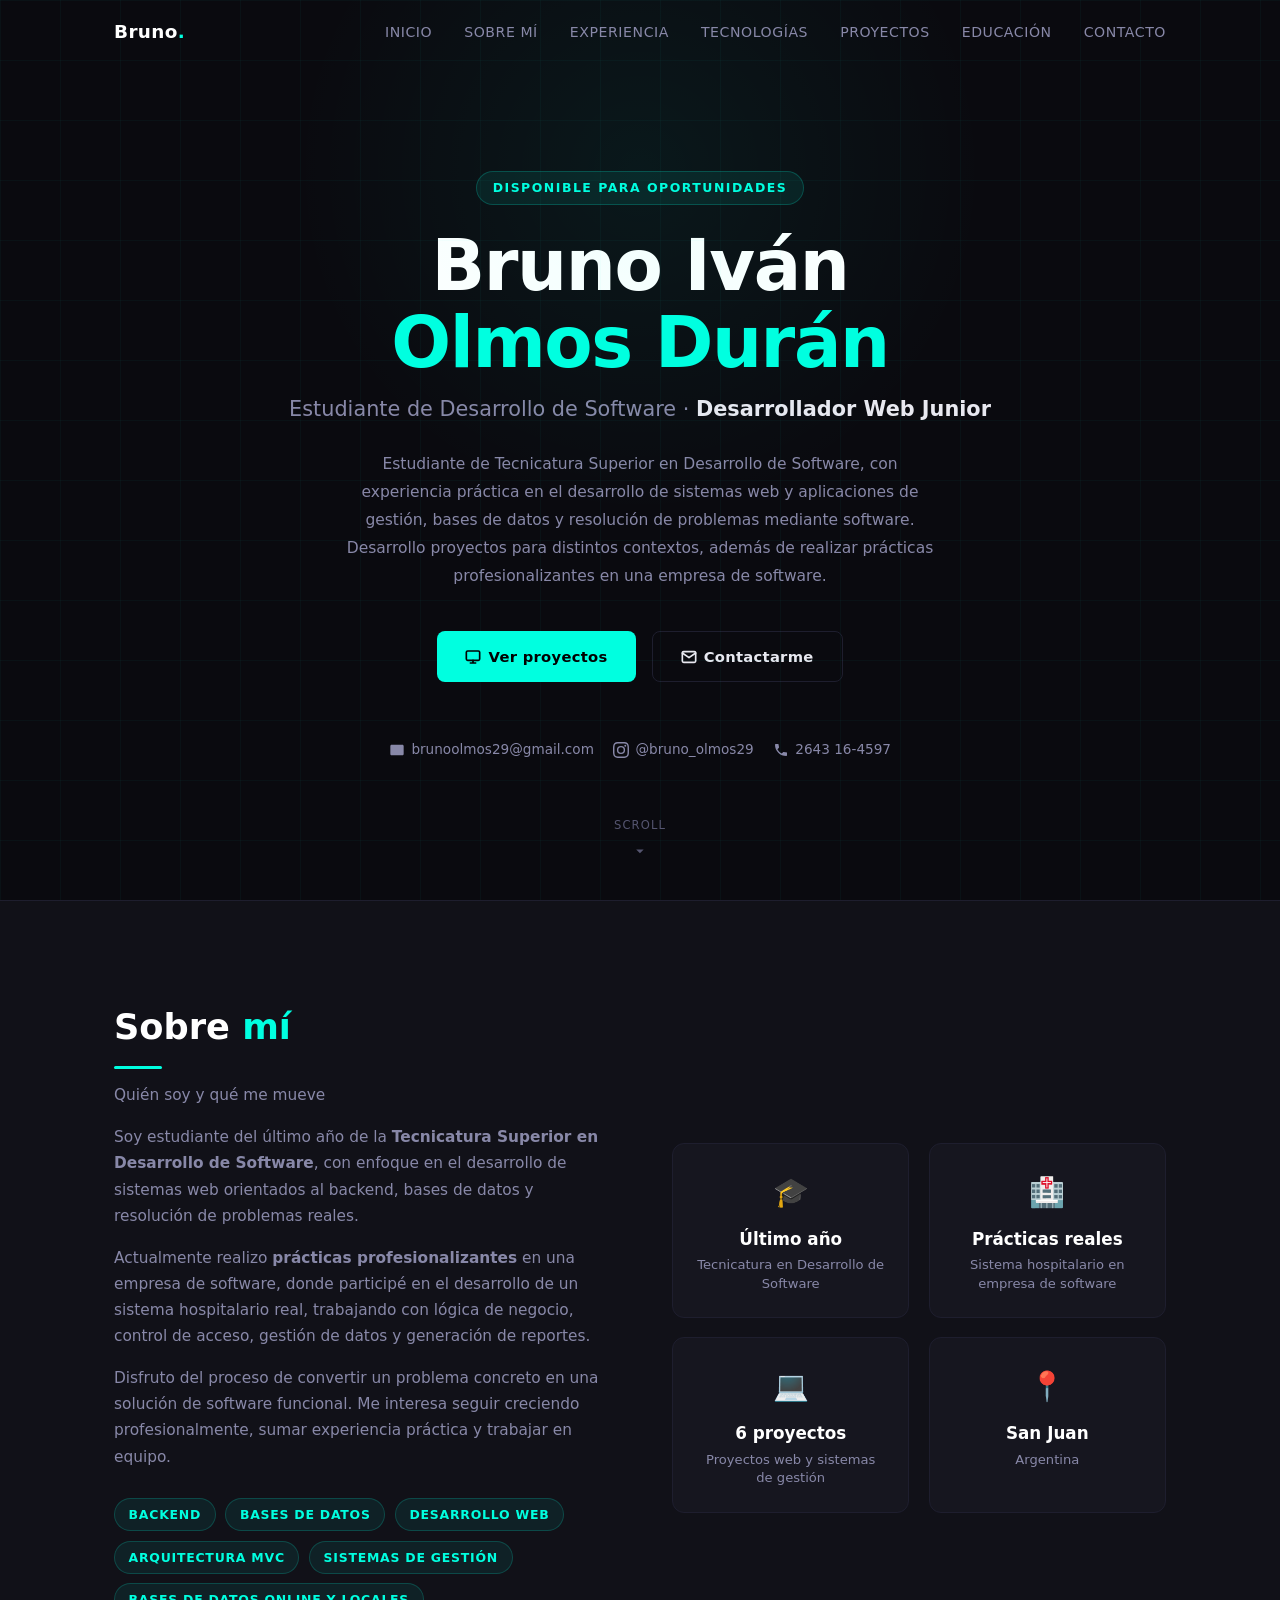
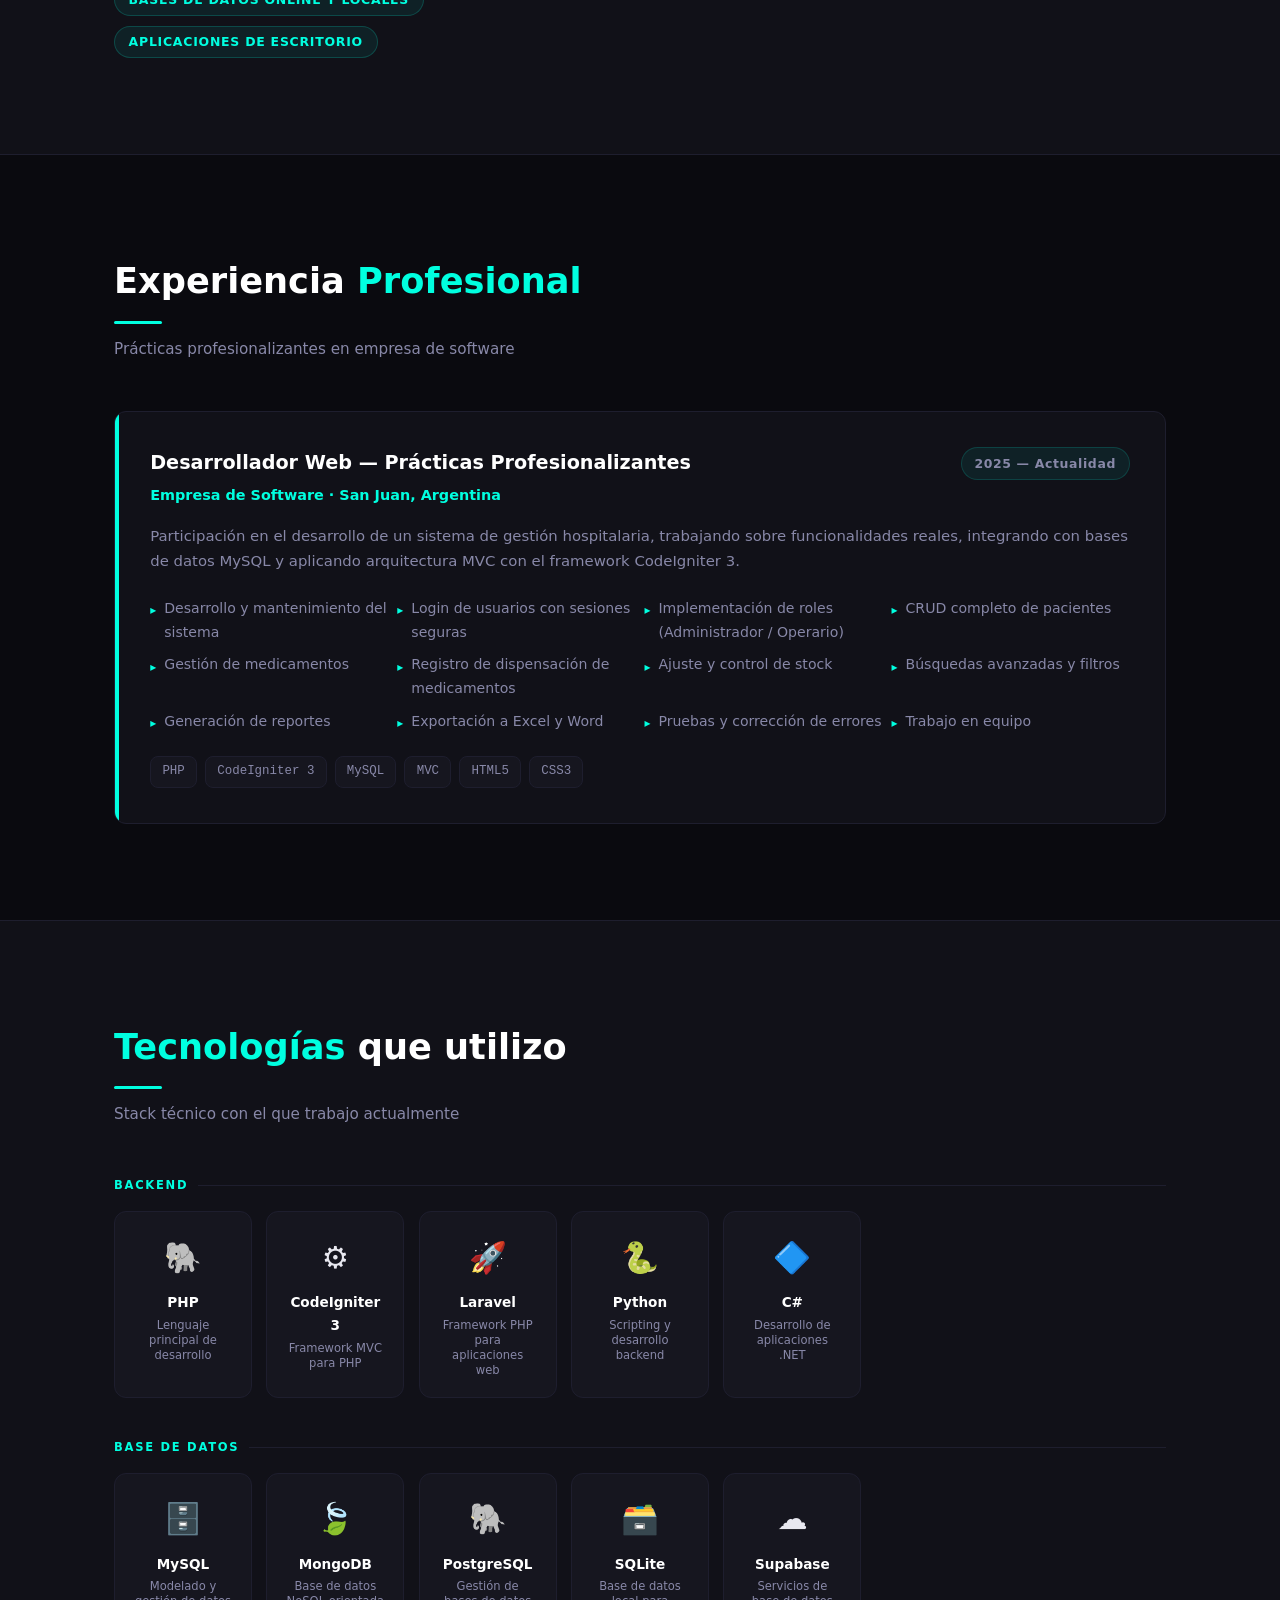
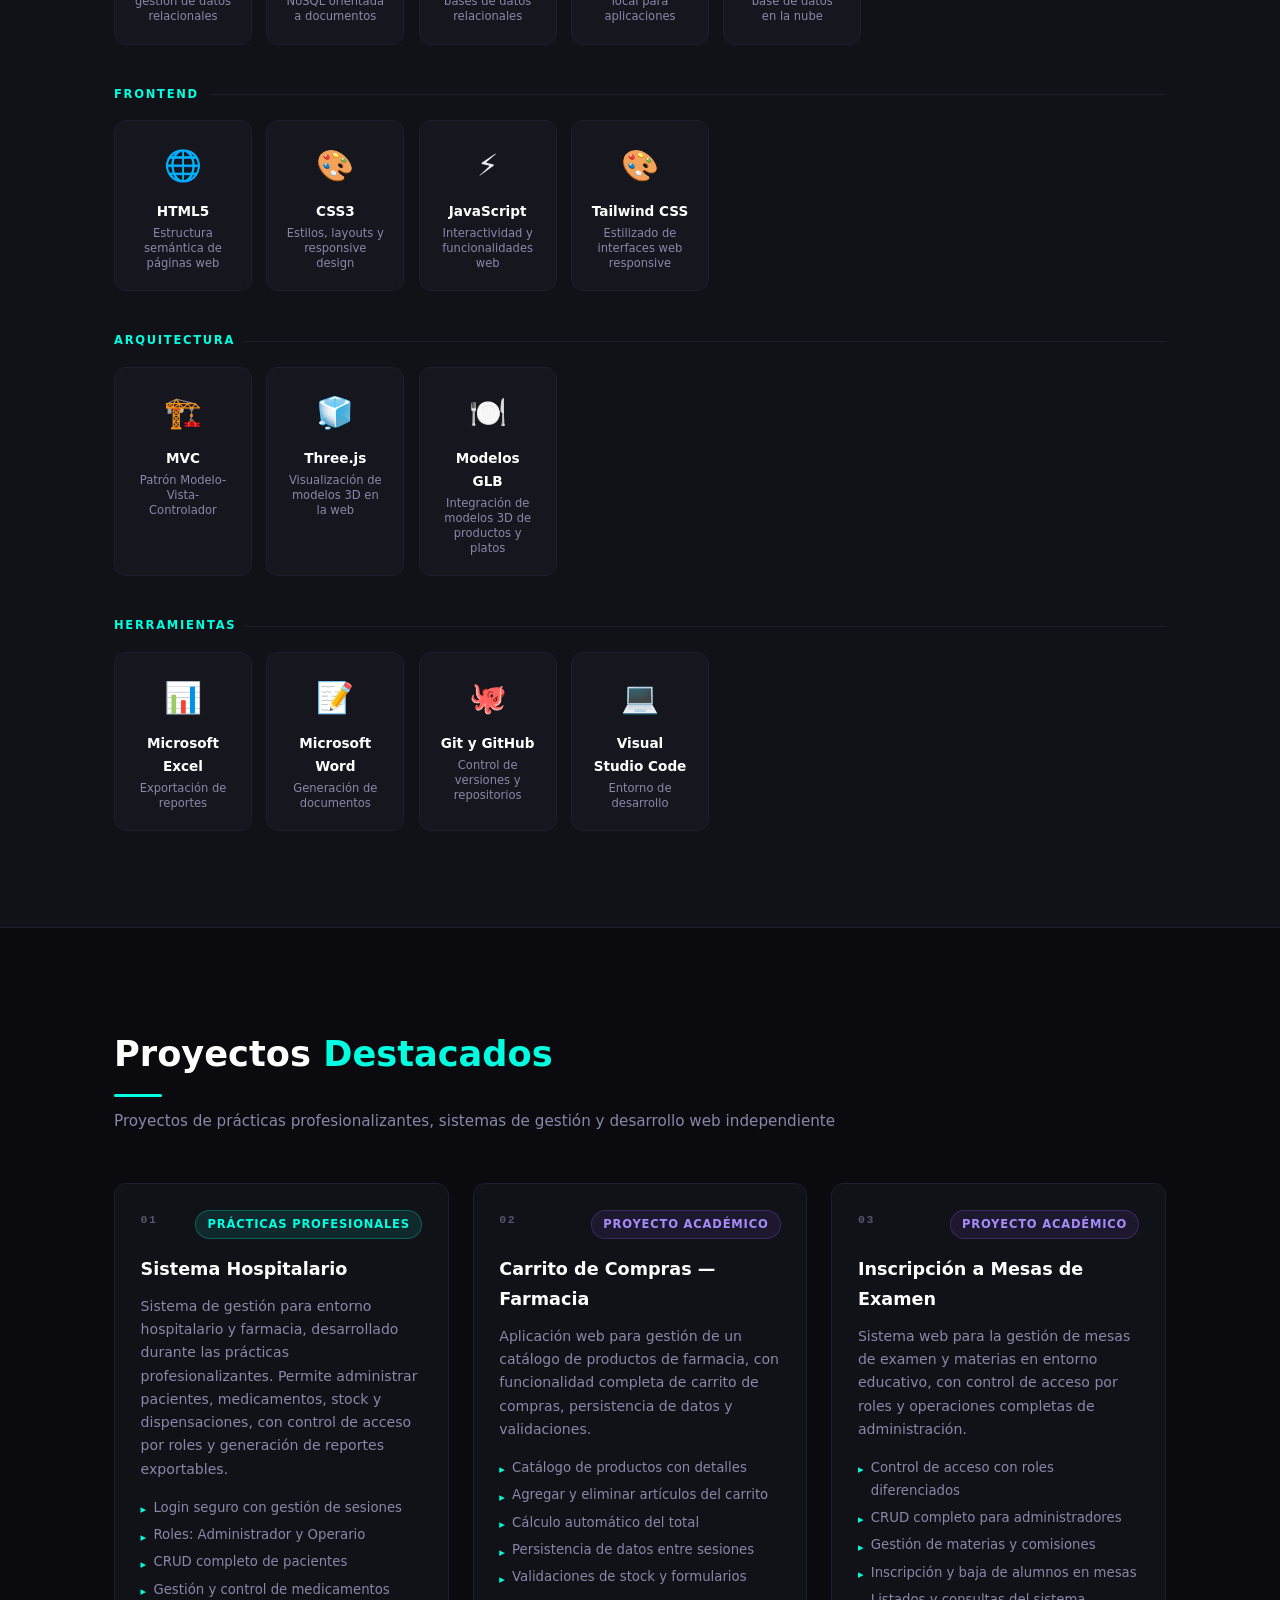
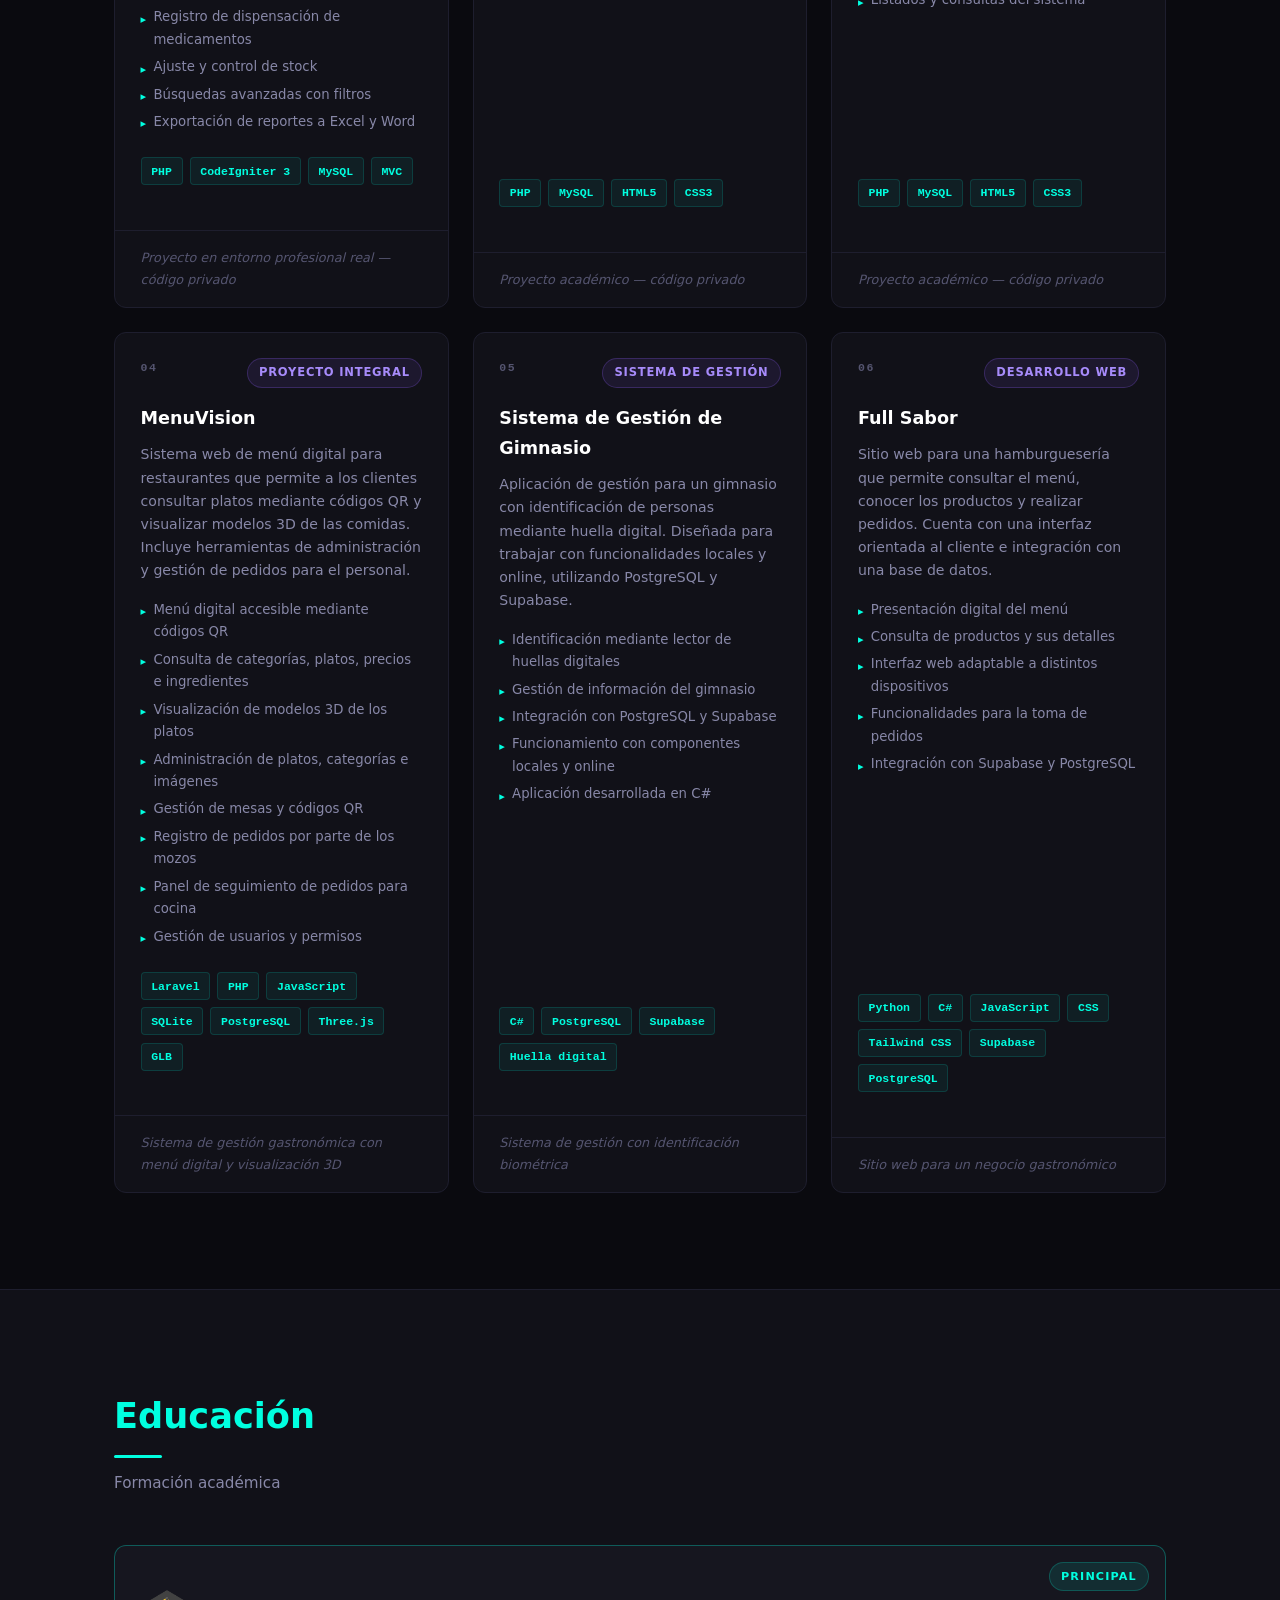
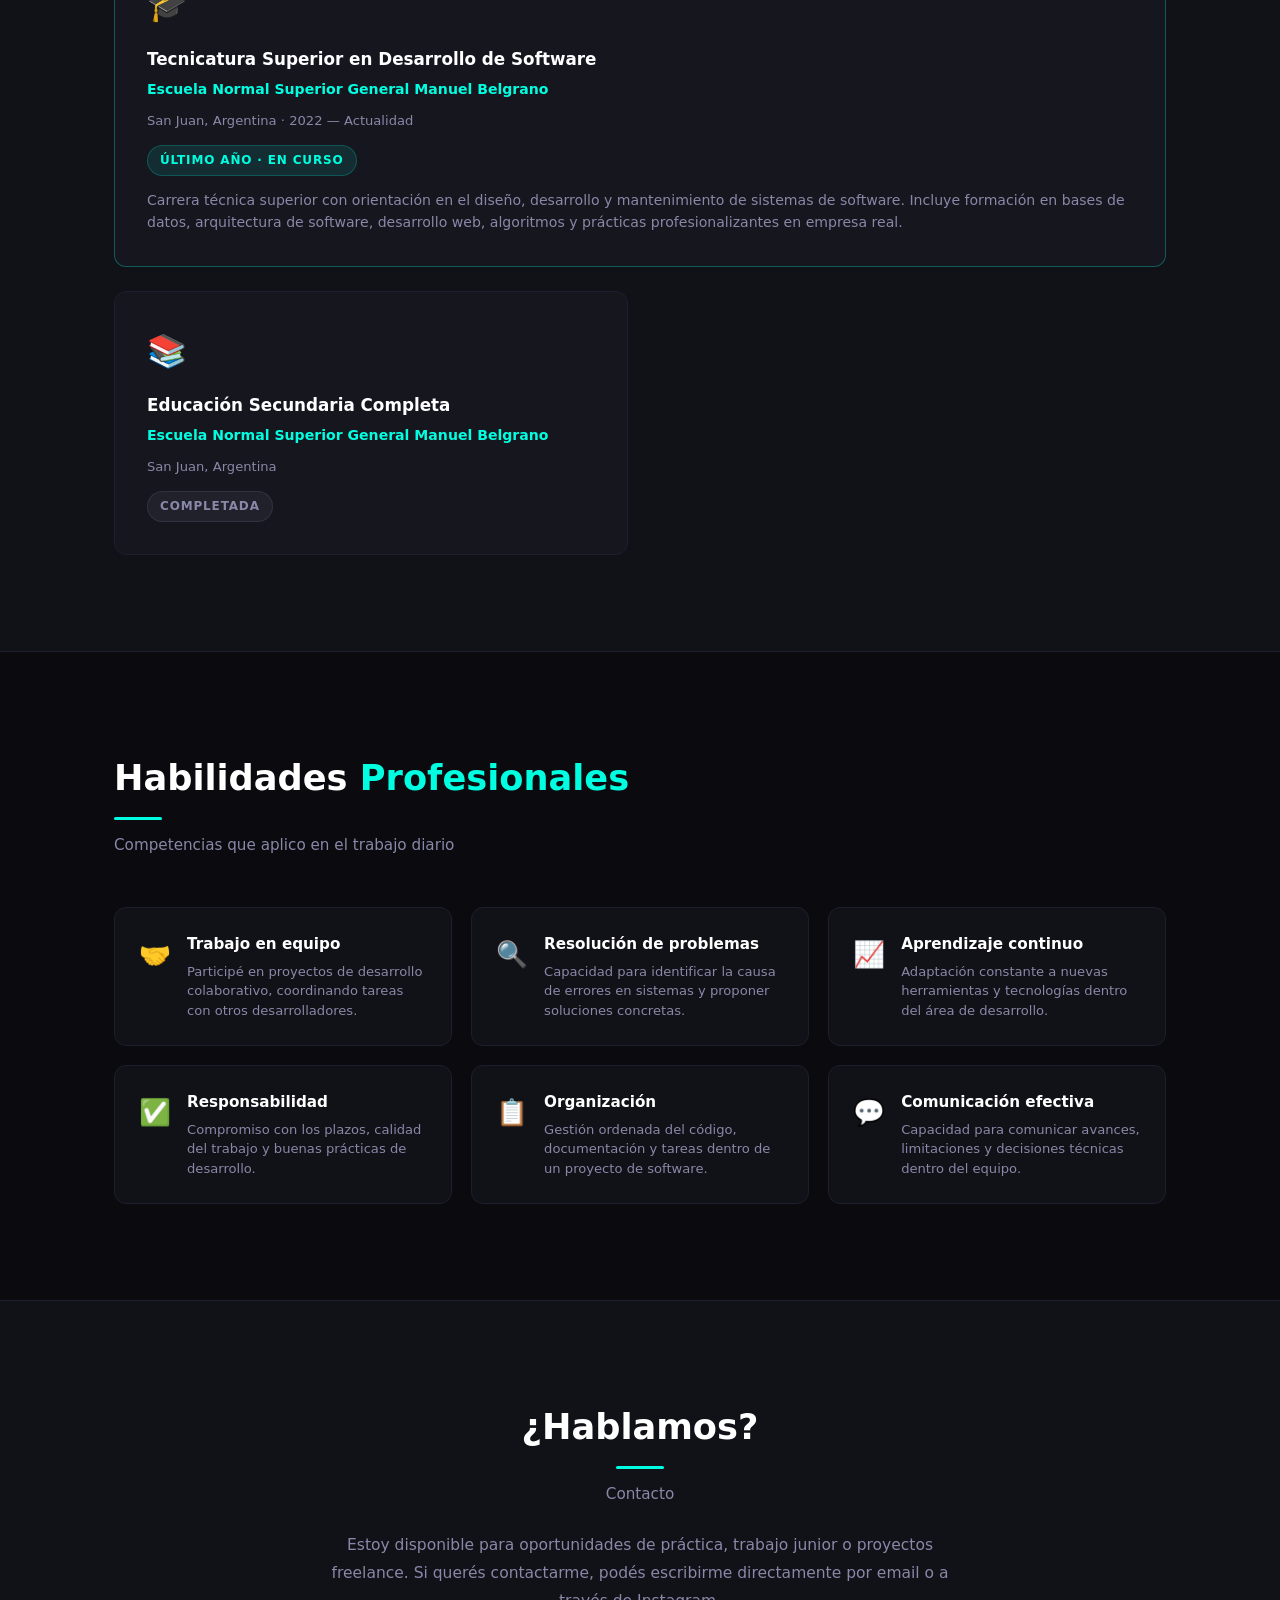
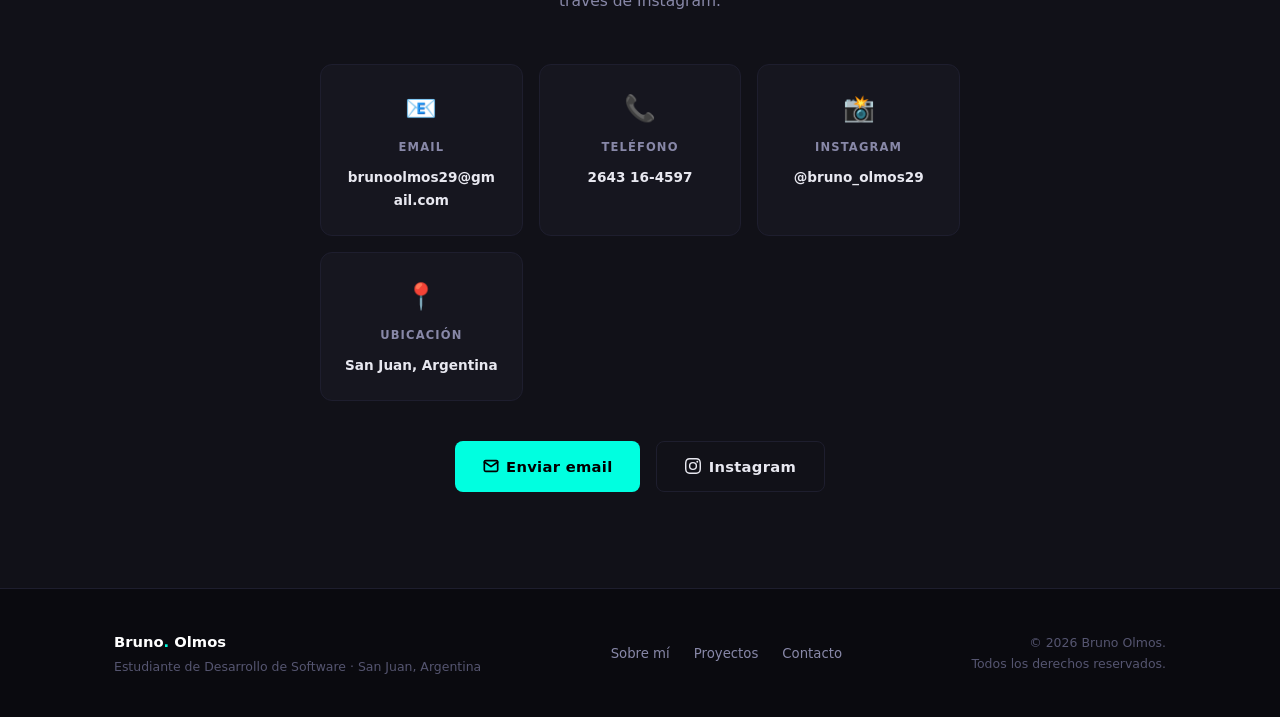
<file: index.html>
<!DOCTYPE html>
<html lang="es">
<head>
  <meta charset="UTF-8">
  <meta name="viewport" content="width=device-width, initial-scale=1.0">

  <!-- SEO -->
  <title>Bruno Olmos | Desarrollador de Software</title>
  <meta name="description" content="Bruno Iván Olmos Durán — Estudiante de Tecnicatura Superior en Desarrollo de Software, con experiencia en sistemas web, aplicaciones de gestión, PHP, Laravel, C#, JavaScript y bases de datos. San Juan, Argentina.">
  <meta name="keywords" content="Bruno Olmos, desarrollador de software, PHP, Laravel, C#, JavaScript, PostgreSQL, Supabase, portfolio, San Juan Argentina">
  <meta name="author" content="Bruno Iván Olmos Durán">

  <!-- Open Graph -->
  <meta property="og:type" content="website">
  <meta property="og:title" content="Bruno Olmos | Desarrollador de Software">
  <meta property="og:description" content="Estudiante de Desarrollo de Software con experiencia en sistemas web, aplicaciones de gestión y bases de datos. PHP · Laravel · C# · JavaScript.">
  <meta property="og:locale" content="es_AR">

  <!-- Favicon -->
  <link rel="icon" href="data:image/svg+xml,<svg xmlns='http://www.w3.org/2000/svg' viewBox='0 0 100 100'><text y='.9em' font-size='90'>💻</text></svg>">

  <link rel="stylesheet" href="css/main.css">
</head>

<body>

  <!-- ============================================================
       NAVBAR
  ============================================================ -->
  <nav id="navbar" role="navigation" aria-label="Navegación principal">
    <div class="container nav-inner">
      <a href="#hero" class="nav-logo">Bruno<span>.</span></a>

      <ul class="nav-links" role="list">
        <li><a href="#hero">Inicio</a></li>
        <li><a href="#sobre-mi">Sobre mí</a></li>
        <li><a href="#experiencia">Experiencia</a></li>
        <li><a href="#tecnologias">Tecnologías</a></li>
        <li><a href="#proyectos">Proyectos</a></li>
        <li><a href="#educacion">Educación</a></li>
        <li><a href="#contacto">Contacto</a></li>
      </ul>

      <button
        class="nav-toggle"
        id="nav-toggle"
        aria-label="Abrir menú"
        aria-expanded="false"
        aria-controls="nav-mobile"
      >
        <span></span>
        <span></span>
        <span></span>
      </button>
    </div>
  </nav>

  <!-- Menú móvil -->
  <nav id="nav-mobile" style="display:none" role="navigation" aria-label="Menú móvil" aria-hidden="true">
    <a href="#hero">Inicio</a>
    <a href="#sobre-mi">Sobre mí</a>
    <a href="#experiencia">Experiencia</a>
    <a href="#tecnologias">Tecnologías</a>
    <a href="#proyectos">Proyectos</a>
    <a href="#educacion">Educación</a>
    <a href="#contacto">Contacto</a>
  </nav>


  <!-- ============================================================
       HERO
  ============================================================ -->
  <header id="hero" role="banner">
    <div class="hero-badge">Disponible para oportunidades</div>

    <h1 class="hero-name">
      Bruno Iván<br><span>Olmos Durán</span>
    </h1>

    <p class="hero-title">
      Estudiante de Desarrollo de Software ·
      <strong><span id="typed-subtitle">Desarrollador Web Junior</span></strong>
    </p>

    <p class="hero-description">
      Estudiante de Tecnicatura Superior en Desarrollo de Software, con experiencia
      práctica en el desarrollo de sistemas web y aplicaciones de gestión, bases de datos
      y resolución de problemas mediante software. Desarrollo proyectos para distintos
      contextos, además de realizar prácticas profesionalizantes en una empresa de software.
    </p>

    <div class="hero-buttons">
      <a href="#proyectos" class="btn btn-primary">
        <svg width="16" height="16" viewBox="0 0 24 24" fill="none" stroke="currentColor" stroke-width="2.5" stroke-linecap="round" stroke-linejoin="round" aria-hidden="true">
          <rect x="2" y="3" width="20" height="14" rx="2"/>
          <path d="M8 21h8M12 17v4"/>
        </svg>
        Ver proyectos
      </a>

      <a href="#contacto" class="btn btn-outline">
        <svg width="16" height="16" viewBox="0 0 24 24" fill="none" stroke="currentColor" stroke-width="2.5" stroke-linecap="round" stroke-linejoin="round" aria-hidden="true">
          <path d="M4 4h16c1.1 0 2 .9 2 2v12c0 1.1-.9 2-2 2H4c-1.1 0-2-.9-2-2V6c0-1.1.9-2 2-2z"/>
          <polyline points="22,6 12,13 2,6"/>
        </svg>
        Contactarme
      </a>
    </div>

    <div class="hero-contact-links">
      <a href="mailto:brunoolmos29@gmail.com" class="hero-contact-link" aria-label="Enviar email a Bruno Olmos">
        <svg viewBox="0 0 24 24" aria-hidden="true">
          <path d="M4 4h16c1.1 0 2 .9 2 2v12c0 1.1-.9 2-2 2H4c-1.1 0-2-.9-2-2V6c0-1.1.9-2 2-2zm8 7L4 6h16l-8 5z"/>
        </svg>
        brunoolmos29@gmail.com
      </a>

      <a href="https://www.instagram.com/bruno_olmos29" target="_blank" rel="noopener noreferrer" class="hero-contact-link" aria-label="Instagram de Bruno Olmos">
        <svg viewBox="0 0 24 24" aria-hidden="true">
          <path d="M12 2.163c3.204 0 3.584.012 4.85.07 3.252.148 4.771 1.691 4.919 4.919.058 1.265.069 1.645.069 4.849 0 3.205-.012 3.584-.069 4.849-.149 3.225-1.664 4.771-4.919 4.919-1.266.058-1.644.07-4.85.07-3.204 0-3.584-.012-4.849-.07-3.26-.149-4.771-1.699-4.919-4.92-.058-1.265-.07-1.644-.07-4.849 0-3.204.013-3.583.07-4.849.149-3.227 1.664-4.771 4.919-4.919 1.266-.057 1.645-.069 4.849-.069zM12 0C8.741 0 8.333.014 7.053.072 2.695.272.273 2.69.073 7.052.014 8.333 0 8.741 0 12c0 3.259.014 3.668.072 4.948.2 4.358 2.618 6.78 6.98 6.98C8.333 23.986 8.741 24 12 24c3.259 0 3.668-.014 4.948-.072 4.354-.2 6.782-2.618 6.979-6.98.059-1.28.073-1.689.073-4.948 0-3.259-.014-3.667-.072-4.947-.196-4.354-2.617-6.78-6.979-6.98C15.668.014 15.259 0 12 0zm0 5.838a6.162 6.162 0 100 12.324 6.162 6.162 0 000-12.324zM12 16a4 4 0 110-8 4 4 0 010 8zm6.406-11.845a1.44 1.44 0 100 2.881 1.44 1.44 0 000-2.881z"/>
        </svg>
        @bruno_olmos29
      </a>

      <a href="tel:+5492643164597" class="hero-contact-link" aria-label="Llamar a Bruno Olmos">
        <svg viewBox="0 0 24 24" aria-hidden="true">
          <path d="M6.62 10.79c1.44 2.83 3.76 5.14 6.59 6.59l2.2-2.2c.27-.27.67-.36 1.02-.24 1.12.37 2.33.57 3.57.57.55 0 1 .45 1 1V20c0 .55-.45 1-1 1-9.39 0-17-7.61-17-17 0-.55.45-1 1-1h3.5c.55 0 1 .45 1 1 0 1.25.2 2.45.57 3.57.11.35.03.74-.25 1.02l-2.2 2.2z"/>
        </svg>
        2643 16-4597
      </a>
    </div>

    <div class="scroll-indicator" aria-hidden="true">
      <span>scroll</span>
      <svg viewBox="0 0 24 24"><path d="M7 10l5 5 5-5"/></svg>
    </div>
  </header>


  <!-- ============================================================
       SOBRE MÍ
  ============================================================ -->
  <section id="sobre-mi" aria-labelledby="sobre-mi-title">
    <div class="container">
      <div class="about-grid">

        <div class="about-text reveal">
          <h2 class="section-title" id="sobre-mi-title">Sobre <span>mí</span></h2>
          <div class="section-divider" aria-hidden="true"></div>
          <p class="section-subtitle">Quién soy y qué me mueve</p>

          <p>
            Soy estudiante del último año de la
            <strong>Tecnicatura Superior en Desarrollo de Software</strong>,
            con enfoque en el desarrollo de sistemas web orientados al backend,
            bases de datos y resolución de problemas reales.
          </p>

          <p>
            Actualmente realizo <strong>prácticas profesionalizantes</strong> en una empresa
            de software, donde participé en el desarrollo de un sistema hospitalario real,
            trabajando con lógica de negocio, control de acceso, gestión de datos y
            generación de reportes.
          </p>

          <p>
            Disfruto del proceso de convertir un problema concreto en una solución de software
            funcional. Me interesa seguir creciendo profesionalmente, sumar experiencia práctica
            y trabajar en equipo.
          </p>

          <div class="about-chips" aria-label="Áreas de interés">
            <span class="chip">Backend</span>
            <span class="chip">Bases de datos</span>
            <span class="chip">Desarrollo web</span>
            <span class="chip">Arquitectura MVC</span>
            <span class="chip">Sistemas de gestión</span>
            <span class="chip">Bases de datos online y locales</span>
            <span class="chip">Aplicaciones de escritorio</span>
          </div>
        </div>

        <div class="about-stats reveal reveal-delay-2" aria-label="Datos destacados">
          <div class="stat-card">
            <span class="stat-icon" aria-hidden="true">🎓</span>
            <div class="stat-value">Último año</div>
            <div class="stat-label">Tecnicatura en Desarrollo de Software</div>
          </div>

          <div class="stat-card">
            <span class="stat-icon" aria-hidden="true">🏥</span>
            <div class="stat-value">Prácticas reales</div>
            <div class="stat-label">Sistema hospitalario en empresa de software</div>
          </div>

          <div class="stat-card">
            <span class="stat-icon" aria-hidden="true">💻</span>
            <div class="stat-value">6 proyectos</div>
            <div class="stat-label">Proyectos web y sistemas de gestión</div>
          </div>

          <div class="stat-card">
            <span class="stat-icon" aria-hidden="true">📍</span>
            <div class="stat-value">San Juan</div>
            <div class="stat-label">Argentina</div>
          </div>
        </div>

      </div>
    </div>
  </section>


  <!-- ============================================================
       EXPERIENCIA
  ============================================================ -->
  <section id="experiencia" aria-labelledby="experiencia-title">
    <div class="container">
      <div class="reveal">
        <h2 class="section-title" id="experiencia-title">Experiencia <span>Profesional</span></h2>
        <div class="section-divider" aria-hidden="true"></div>
        <p class="section-subtitle">Prácticas profesionalizantes en empresa de software</p>
      </div>

      <article class="exp-card reveal reveal-delay-1" aria-label="Prácticas profesionalizantes">
        <div class="exp-header">
          <div>
            <h3 class="exp-title">Desarrollador Web — Prácticas Profesionalizantes</h3>
            <p class="exp-company">Empresa de Software · San Juan, Argentina</p>
          </div>
          <span class="exp-period">2025 — Actualidad</span>
        </div>

        <p class="exp-description">
          Participación en el desarrollo de un sistema de gestión hospitalaria,
          trabajando sobre funcionalidades reales, integrando con bases de datos
          MySQL y aplicando arquitectura MVC con el framework CodeIgniter 3.
        </p>

        <ul class="exp-tasks" aria-label="Tareas realizadas">
          <li>Desarrollo y mantenimiento del sistema</li>
          <li>Login de usuarios con sesiones seguras</li>
          <li>Implementación de roles (Administrador / Operario)</li>
          <li>CRUD completo de pacientes</li>
          <li>Gestión de medicamentos</li>
          <li>Registro de dispensación de medicamentos</li>
          <li>Ajuste y control de stock</li>
          <li>Búsquedas avanzadas y filtros</li>
          <li>Generación de reportes</li>
          <li>Exportación a Excel y Word</li>
          <li>Pruebas y corrección de errores</li>
          <li>Trabajo en equipo</li>
        </ul>

        <div class="exp-tech" aria-label="Tecnologías utilizadas">
          <span class="tech-tag">PHP</span>
          <span class="tech-tag">CodeIgniter 3</span>
          <span class="tech-tag">MySQL</span>
          <span class="tech-tag">MVC</span>
          <span class="tech-tag">HTML5</span>
          <span class="tech-tag">CSS3</span>
        </div>
      </article>
    </div>
  </section>


  <!-- ============================================================
       TECNOLOGÍAS
  ============================================================ -->
  <section id="tecnologias" aria-labelledby="tecnologias-title">
    <div class="container">
      <div class="reveal">
        <h2 class="section-title" id="tecnologias-title"><span>Tecnologías</span> que utilizo</h2>
        <div class="section-divider" aria-hidden="true"></div>
        <p class="section-subtitle">Stack técnico con el que trabajo actualmente</p>
      </div>

      <div class="tech-categories">

        <!-- Backend -->
        <div class="reveal reveal-delay-1">
          <h3 class="tech-category-title">Backend</h3>
          <div class="tech-grid">
            <div class="tech-card">
              <span class="tech-card-icon" aria-hidden="true">🐘</span>
              <div class="tech-card-name">PHP</div>
              <div class="tech-card-desc">Lenguaje principal de desarrollo</div>
            </div>

            <div class="tech-card">
              <span class="tech-card-icon" aria-hidden="true">⚙️</span>
              <div class="tech-card-name">CodeIgniter 3</div>
              <div class="tech-card-desc">Framework MVC para PHP</div>
            </div>

            <div class="tech-card">
              <span class="tech-card-icon" aria-hidden="true">🚀</span>
              <div class="tech-card-name">Laravel</div>
              <div class="tech-card-desc">Framework PHP para aplicaciones web</div>
            </div>

            <div class="tech-card">
              <span class="tech-card-icon" aria-hidden="true">🐍</span>
              <div class="tech-card-name">Python</div>
              <div class="tech-card-desc">Scripting y desarrollo backend</div>
            </div>

            <div class="tech-card">
              <span class="tech-card-icon" aria-hidden="true">🔷</span>
              <div class="tech-card-name">C#</div>
              <div class="tech-card-desc">Desarrollo de aplicaciones .NET</div>
            </div>
          </div>
        </div>

        <!-- Base de datos -->
        <div class="reveal reveal-delay-2">
          <h3 class="tech-category-title">Base de datos</h3>
          <div class="tech-grid">
            <div class="tech-card">
              <span class="tech-card-icon" aria-hidden="true">🗄️</span>
              <div class="tech-card-name">MySQL</div>
              <div class="tech-card-desc">Modelado y gestión de datos relacionales</div>
            </div>

            <div class="tech-card">
              <span class="tech-card-icon" aria-hidden="true">🍃</span>
              <div class="tech-card-name">MongoDB</div>
              <div class="tech-card-desc">Base de datos NoSQL orientada a documentos</div>
            </div>

            <div class="tech-card">
              <span class="tech-card-icon" aria-hidden="true">🐘</span>
              <div class="tech-card-name">PostgreSQL</div>
              <div class="tech-card-desc">Gestión de bases de datos relacionales</div>
            </div>

            <div class="tech-card">
              <span class="tech-card-icon" aria-hidden="true">🗃️</span>
              <div class="tech-card-name">SQLite</div>
              <div class="tech-card-desc">Base de datos local para aplicaciones</div>
            </div>

            <div class="tech-card">
              <span class="tech-card-icon" aria-hidden="true">☁️</span>
              <div class="tech-card-name">Supabase</div>
              <div class="tech-card-desc">Servicios de base de datos en la nube</div>
            </div>
          </div>
        </div>

        <!-- Frontend -->
        <div class="reveal reveal-delay-3">
          <h3 class="tech-category-title">Frontend</h3>
          <div class="tech-grid">
            <div class="tech-card">
              <span class="tech-card-icon" aria-hidden="true">🌐</span>
              <div class="tech-card-name">HTML5</div>
              <div class="tech-card-desc">Estructura semántica de páginas web</div>
            </div>

            <div class="tech-card">
              <span class="tech-card-icon" aria-hidden="true">🎨</span>
              <div class="tech-card-name">CSS3</div>
              <div class="tech-card-desc">Estilos, layouts y responsive design</div>
            </div>

            <div class="tech-card">
              <span class="tech-card-icon" aria-hidden="true">⚡</span>
              <div class="tech-card-name">JavaScript</div>
              <div class="tech-card-desc">Interactividad y funcionalidades web</div>
            </div>

            <div class="tech-card">
              <span class="tech-card-icon" aria-hidden="true">🎨</span>
              <div class="tech-card-name">Tailwind CSS</div>
              <div class="tech-card-desc">Estilizado de interfaces web responsive</div>
            </div>
          </div>
        </div>

        <!-- Arquitectura -->
        <div class="reveal reveal-delay-4">
          <h3 class="tech-category-title">Arquitectura</h3>
          <div class="tech-grid">
            <div class="tech-card">
              <span class="tech-card-icon" aria-hidden="true">🏗️</span>
              <div class="tech-card-name">MVC</div>
              <div class="tech-card-desc">Patrón Modelo-Vista-Controlador</div>
            </div>

            <div class="tech-card">
              <span class="tech-card-icon" aria-hidden="true">🧊</span>
              <div class="tech-card-name">Three.js</div>
              <div class="tech-card-desc">Visualización de modelos 3D en la web</div>
            </div>

            <div class="tech-card">
              <span class="tech-card-icon" aria-hidden="true">🍽️</span>
              <div class="tech-card-name">Modelos GLB</div>
              <div class="tech-card-desc">Integración de modelos 3D de productos y platos</div>
            </div>
          </div>
        </div>

        <!-- Herramientas -->
        <div class="reveal reveal-delay-5">
          <h3 class="tech-category-title">Herramientas</h3>
          <div class="tech-grid">
            <div class="tech-card">
              <span class="tech-card-icon" aria-hidden="true">📊</span>
              <div class="tech-card-name">Microsoft Excel</div>
              <div class="tech-card-desc">Exportación de reportes</div>
            </div>

            <div class="tech-card">
              <span class="tech-card-icon" aria-hidden="true">📝</span>
              <div class="tech-card-name">Microsoft Word</div>
              <div class="tech-card-desc">Generación de documentos</div>
            </div>

            <div class="tech-card">
              <span class="tech-card-icon" aria-hidden="true">🐙</span>
              <div class="tech-card-name">Git y GitHub</div>
              <div class="tech-card-desc">Control de versiones y repositorios</div>
            </div>

            <div class="tech-card">
              <span class="tech-card-icon" aria-hidden="true">💻</span>
              <div class="tech-card-name">Visual Studio Code</div>
              <div class="tech-card-desc">Entorno de desarrollo</div>
            </div>
          </div>
        </div>

      </div>
    </div>
  </section>


  <!-- ============================================================
       PROYECTOS
  ============================================================ -->
  <section id="proyectos" aria-labelledby="proyectos-title">
    <div class="container">
      <div class="reveal">
        <h2 class="section-title" id="proyectos-title">Proyectos <span>Destacados</span></h2>
        <div class="section-divider" aria-hidden="true"></div>
        <p class="section-subtitle">Proyectos de prácticas profesionalizantes, sistemas de gestión y desarrollo web independiente</p>
      </div>

      <div class="projects-grid">

        <!-- Proyecto 1: Sistema Hospitalario -->
        <article class="project-card reveal reveal-delay-1" aria-label="Sistema Hospitalario">
          <div class="project-card-top">
            <span class="project-number" aria-hidden="true">01</span>
            <span class="project-type-badge badge-professional">Prácticas profesionales</span>
          </div>

          <div class="project-card-body">
            <h3 class="project-card-title">Sistema Hospitalario</h3>
            <p class="project-card-desc">
              Sistema de gestión para entorno hospitalario y farmacia, desarrollado durante las prácticas
              profesionalizantes. Permite administrar pacientes, medicamentos, stock y dispensaciones,
              con control de acceso por roles y generación de reportes exportables.
            </p>

            <ul class="project-features" aria-label="Funcionalidades principales">
              <li>Login seguro con gestión de sesiones</li>
              <li>Roles: Administrador y Operario</li>
              <li>CRUD completo de pacientes</li>
              <li>Gestión y control de medicamentos</li>
              <li>Registro de dispensación de medicamentos</li>
              <li>Ajuste y control de stock</li>
              <li>Búsquedas avanzadas con filtros</li>
              <li>Exportación de reportes a Excel y Word</li>
            </ul>

            <div class="project-tech-tags" aria-label="Tecnologías">
              <span class="project-tech-tag">PHP</span>
              <span class="project-tech-tag">CodeIgniter 3</span>
              <span class="project-tech-tag">MySQL</span>
              <span class="project-tech-tag">MVC</span>
            </div>
          </div>

          <div class="project-card-footer">
            Proyecto en entorno profesional real — código privado
          </div>
        </article>


        <!-- Proyecto 2: Carrito de Compras -->
        <article class="project-card reveal reveal-delay-2" aria-label="Sistema de Carrito de Compras">
          <div class="project-card-top">
            <span class="project-number" aria-hidden="true">02</span>
            <span class="project-type-badge badge-academic">Proyecto académico</span>
          </div>

          <div class="project-card-body">
            <h3 class="project-card-title">Carrito de Compras — Farmacia</h3>
            <p class="project-card-desc">
              Aplicación web para gestión de un catálogo de productos de farmacia,
              con funcionalidad completa de carrito de compras, persistencia de datos y validaciones.
            </p>

            <ul class="project-features" aria-label="Funcionalidades principales">
              <li>Catálogo de productos con detalles</li>
              <li>Agregar y eliminar artículos del carrito</li>
              <li>Cálculo automático del total</li>
              <li>Persistencia de datos entre sesiones</li>
              <li>Validaciones de stock y formularios</li>
            </ul>

            <div class="project-tech-tags" aria-label="Tecnologías">
              <span class="project-tech-tag">PHP</span>
              <span class="project-tech-tag">MySQL</span>
              <span class="project-tech-tag">HTML5</span>
              <span class="project-tech-tag">CSS3</span>
            </div>
          </div>

          <div class="project-card-footer">
            Proyecto académico — código privado
          </div>
        </article>


        <!-- Proyecto 3: Mesas de Examen -->
        <article class="project-card reveal reveal-delay-3" aria-label="Sistema de Inscripción a Mesas de Examen">
          <div class="project-card-top">
            <span class="project-number" aria-hidden="true">03</span>
            <span class="project-type-badge badge-academic">Proyecto académico</span>
          </div>

          <div class="project-card-body">
            <h3 class="project-card-title">Inscripción a Mesas de Examen</h3>
            <p class="project-card-desc">
              Sistema web para la gestión de mesas de examen y materias en entorno educativo,
              con control de acceso por roles y operaciones completas de administración.
            </p>

            <ul class="project-features" aria-label="Funcionalidades principales">
              <li>Control de acceso con roles diferenciados</li>
              <li>CRUD completo para administradores</li>
              <li>Gestión de materias y comisiones</li>
              <li>Inscripción y baja de alumnos en mesas</li>
              <li>Listados y consultas del sistema</li>
            </ul>

            <div class="project-tech-tags" aria-label="Tecnologías">
              <span class="project-tech-tag">PHP</span>
              <span class="project-tech-tag">MySQL</span>
              <span class="project-tech-tag">HTML5</span>
              <span class="project-tech-tag">CSS3</span>
            </div>
          </div>

          <div class="project-card-footer">
            Proyecto académico — código privado
          </div>
        </article>


        <!-- Proyecto 4: MenuVision -->
        <article class="project-card reveal reveal-delay-1" aria-label="MenuVision">
          <div class="project-card-top">
            <span class="project-number" aria-hidden="true">04</span>
            <span class="project-type-badge badge-academic">Proyecto integral</span>
          </div>

          <div class="project-card-body">
            <h3 class="project-card-title">MenuVision</h3>
            <p class="project-card-desc">
              Sistema web de menú digital para restaurantes que permite a los clientes
              consultar platos mediante códigos QR y visualizar modelos 3D de las comidas.
              Incluye herramientas de administración y gestión de pedidos para el personal.
            </p>

            <ul class="project-features" aria-label="Funcionalidades principales">
              <li>Menú digital accesible mediante códigos QR</li>
              <li>Consulta de categorías, platos, precios e ingredientes</li>
              <li>Visualización de modelos 3D de los platos</li>
              <li>Administración de platos, categorías e imágenes</li>
              <li>Gestión de mesas y códigos QR</li>
              <li>Registro de pedidos por parte de los mozos</li>
              <li>Panel de seguimiento de pedidos para cocina</li>
              <li>Gestión de usuarios y permisos</li>
            </ul>

            <div class="project-tech-tags" aria-label="Tecnologías">
              <span class="project-tech-tag">Laravel</span>
              <span class="project-tech-tag">PHP</span>
              <span class="project-tech-tag">JavaScript</span>
              <span class="project-tech-tag">SQLite</span>
              <span class="project-tech-tag">PostgreSQL</span>
              <span class="project-tech-tag">Three.js</span>
              <span class="project-tech-tag">GLB</span>
            </div>
          </div>

          <div class="project-card-footer">
            Sistema de gestión gastronómica con menú digital y visualización 3D
          </div>
        </article>


        <!-- Proyecto 5: Sistema de Gestión de Gimnasio -->
        <article class="project-card reveal reveal-delay-2" aria-label="Sistema de Gestión de Gimnasio">
          <div class="project-card-top">
            <span class="project-number" aria-hidden="true">05</span>
            <span class="project-type-badge badge-academic">Sistema de gestión</span>
          </div>

          <div class="project-card-body">
            <h3 class="project-card-title">Sistema de Gestión de Gimnasio</h3>
            <p class="project-card-desc">
              Aplicación de gestión para un gimnasio con identificación de personas
              mediante huella digital. Diseñada para trabajar con funcionalidades
              locales y online, utilizando PostgreSQL y Supabase.
            </p>

            <ul class="project-features" aria-label="Funcionalidades principales">
              <li>Identificación mediante lector de huellas digitales</li>
              <li>Gestión de información del gimnasio</li>
              <li>Integración con PostgreSQL y Supabase</li>
              <li>Funcionamiento con componentes locales y online</li>
              <li>Aplicación desarrollada en C#</li>
            </ul>

            <div class="project-tech-tags" aria-label="Tecnologías">
              <span class="project-tech-tag">C#</span>
              <span class="project-tech-tag">PostgreSQL</span>
              <span class="project-tech-tag">Supabase</span>
              <span class="project-tech-tag">Huella digital</span>
            </div>
          </div>

          <div class="project-card-footer">
            Sistema de gestión con identificación biométrica
          </div>
        </article>


        <!-- Proyecto 6: Full Sabor -->
        <article class="project-card reveal reveal-delay-3" aria-label="Full Sabor">
          <div class="project-card-top">
            <span class="project-number" aria-hidden="true">06</span>
            <span class="project-type-badge badge-academic">Desarrollo web</span>
          </div>

          <div class="project-card-body">
            <h3 class="project-card-title">Full Sabor</h3>
            <p class="project-card-desc">
              Sitio web para una hamburguesería que permite consultar el menú,
              conocer los productos y realizar pedidos. Cuenta con una interfaz
              orientada al cliente e integración con una base de datos.
            </p>

            <ul class="project-features" aria-label="Funcionalidades principales">
              <li>Presentación digital del menú</li>
              <li>Consulta de productos y sus detalles</li>
              <li>Interfaz web adaptable a distintos dispositivos</li>
              <li>Funcionalidades para la toma de pedidos</li>
              <li>Integración con Supabase y PostgreSQL</li>
            </ul>

            <div class="project-tech-tags" aria-label="Tecnologías">
              <span class="project-tech-tag">Python</span>
              <span class="project-tech-tag">C#</span>
              <span class="project-tech-tag">JavaScript</span>
              <span class="project-tech-tag">CSS</span>
              <span class="project-tech-tag">Tailwind CSS</span>
              <span class="project-tech-tag">Supabase</span>
              <span class="project-tech-tag">PostgreSQL</span>
            </div>
          </div>

          <div class="project-card-footer">
            Sitio web para un negocio gastronómico
          </div>
        </article>

      </div>
    </div>
  </section>


  <!-- ============================================================
       EDUCACIÓN
  ============================================================ -->
  <section id="educacion" aria-labelledby="educacion-title">
    <div class="container">
      <div class="reveal">
        <h2 class="section-title" id="educacion-title"><span>Educación</span></h2>
        <div class="section-divider" aria-hidden="true"></div>
        <p class="section-subtitle">Formación académica</p>
      </div>

      <div class="edu-grid">

        <article class="edu-card featured reveal reveal-delay-1" aria-label="Tecnicatura Superior en Desarrollo de Software">
          <span class="edu-icon" aria-hidden="true">🎓</span>
          <h3 class="edu-degree">Tecnicatura Superior en Desarrollo de Software</h3>
          <p class="edu-institution">Escuela Normal Superior General Manuel Belgrano</p>
          <p class="edu-period">San Juan, Argentina · 2022 — Actualidad</p>
          <span class="edu-status status-active">Último año · En curso</span>
          <p class="edu-desc">
            Carrera técnica superior con orientación en el diseño, desarrollo y mantenimiento de sistemas
            de software. Incluye formación en bases de datos, arquitectura de software, desarrollo web,
            algoritmos y prácticas profesionalizantes en empresa real.
          </p>
        </article>

        <article class="edu-card reveal reveal-delay-2" aria-label="Educación secundaria">
          <span class="edu-icon" aria-hidden="true">📚</span>
          <h3 class="edu-degree">Educación Secundaria Completa</h3>
          <p class="edu-institution">Escuela Normal Superior General Manuel Belgrano</p>
          <p class="edu-period">San Juan, Argentina</p>
          <span class="edu-status status-completed">Completada</span>
        </article>

      </div>
    </div>
  </section>


  <!-- ============================================================
       HABILIDADES
  ============================================================ -->
  <section id="habilidades" aria-labelledby="habilidades-title">
    <div class="container">
      <div class="reveal">
        <h2 class="section-title" id="habilidades-title">Habilidades <span>Profesionales</span></h2>
        <div class="section-divider" aria-hidden="true"></div>
        <p class="section-subtitle">Competencias que aplico en el trabajo diario</p>
      </div>

      <div class="skills-grid">
        <div class="skill-card reveal reveal-delay-1">
          <span class="skill-icon" aria-hidden="true">🤝</span>
          <div>
            <div class="skill-name">Trabajo en equipo</div>
            <div class="skill-desc">Participé en proyectos de desarrollo colaborativo, coordinando tareas con otros desarrolladores.</div>
          </div>
        </div>

        <div class="skill-card reveal reveal-delay-2">
          <span class="skill-icon" aria-hidden="true">🔍</span>
          <div>
            <div class="skill-name">Resolución de problemas</div>
            <div class="skill-desc">Capacidad para identificar la causa de errores en sistemas y proponer soluciones concretas.</div>
          </div>
        </div>

        <div class="skill-card reveal reveal-delay-3">
          <span class="skill-icon" aria-hidden="true">📈</span>
          <div>
            <div class="skill-name">Aprendizaje continuo</div>
            <div class="skill-desc">Adaptación constante a nuevas herramientas y tecnologías dentro del área de desarrollo.</div>
          </div>
        </div>

        <div class="skill-card reveal reveal-delay-4">
          <span class="skill-icon" aria-hidden="true">✅</span>
          <div>
            <div class="skill-name">Responsabilidad</div>
            <div class="skill-desc">Compromiso con los plazos, calidad del trabajo y buenas prácticas de desarrollo.</div>
          </div>
        </div>

        <div class="skill-card reveal reveal-delay-5">
          <span class="skill-icon" aria-hidden="true">📋</span>
          <div>
            <div class="skill-name">Organización</div>
            <div class="skill-desc">Gestión ordenada del código, documentación y tareas dentro de un proyecto de software.</div>
          </div>
        </div>

        <div class="skill-card reveal reveal-delay-1">
          <span class="skill-icon" aria-hidden="true">💬</span>
          <div>
            <div class="skill-name">Comunicación efectiva</div>
            <div class="skill-desc">Capacidad para comunicar avances, limitaciones y decisiones técnicas dentro del equipo.</div>
          </div>
        </div>
      </div>
    </div>
  </section>


  <!-- ============================================================
       CONTACTO
  ============================================================ -->
  <section id="contacto" aria-labelledby="contacto-title">
    <div class="container">
      <div class="contact-wrapper">

        <div class="reveal">
          <h2 class="section-title" id="contacto-title">¿Hablamos?</h2>
          <div class="section-divider" style="margin: .6rem auto .8rem;" aria-hidden="true"></div>
          <p class="section-subtitle" style="margin-bottom:1.5rem;">Contacto</p>
          <p class="contact-intro">
            Estoy disponible para oportunidades de práctica, trabajo junior o proyectos freelance.
            Si querés contactarme, podés escribirme directamente por email o a través de Instagram.
          </p>
        </div>

        <div class="contact-cards reveal reveal-delay-1">
          <a href="mailto:brunoolmos29@gmail.com" class="contact-card" aria-label="Enviar email a brunoolmos29@gmail.com">
            <span class="contact-card-icon" aria-hidden="true">📧</span>
            <span class="contact-card-label">Email</span>
            <span class="contact-card-value">brunoolmos29@gmail.com</span>
          </a>

          <a href="tel:+5492643164597" class="contact-card" aria-label="Llamar al 2643 16-4597">
            <span class="contact-card-icon" aria-hidden="true">📞</span>
            <span class="contact-card-label">Teléfono</span>
            <span class="contact-card-value">2643 16-4597</span>
          </a>

          <a href="https://www.instagram.com/bruno_olmos29" target="_blank" rel="noopener noreferrer" class="contact-card" aria-label="Instagram @bruno_olmos29">
            <span class="contact-card-icon" aria-hidden="true">📸</span>
            <span class="contact-card-label">Instagram</span>
            <span class="contact-card-value">@bruno_olmos29</span>
          </a>

          <div class="contact-card" style="cursor:default;" aria-label="Ubicación San Juan, Argentina">
            <span class="contact-card-icon" aria-hidden="true">📍</span>
            <span class="contact-card-label">Ubicación</span>
            <span class="contact-card-value">San Juan, Argentina</span>
          </div>
        </div>

        <div class="contact-buttons reveal reveal-delay-2">
          <a href="mailto:brunoolmos29@gmail.com" class="btn btn-primary" aria-label="Enviar email">
            <svg width="16" height="16" viewBox="0 0 24 24" fill="none" stroke="currentColor" stroke-width="2.5" stroke-linecap="round" stroke-linejoin="round" aria-hidden="true">
              <path d="M4 4h16c1.1 0 2 .9 2 2v12c0 1.1-.9 2-2 2H4c-1.1 0-2-.9-2-2V6c0-1.1.9-2 2-2z"/>
              <polyline points="22,6 12,13 2,6"/>
            </svg>
            Enviar email
          </a>

          <a href="https://www.instagram.com/bruno_olmos29" target="_blank" rel="noopener noreferrer" class="btn btn-outline" aria-label="Ver Instagram de Bruno Olmos">
            <svg width="16" height="16" viewBox="0 0 24 24" fill="currentColor" aria-hidden="true">
              <path d="M12 2.163c3.204 0 3.584.012 4.85.07 3.252.148 4.771 1.691 4.919 4.919.058 1.265.069 1.645.069 4.849 0 3.205-.012 3.584-.069 4.849-.149 3.225-1.664 4.771-4.919 4.919-1.266.058-1.644.07-4.85.07-3.204 0-3.584-.012-4.849-.07-3.26-.149-4.771-1.699-4.919-4.92-.058-1.265-.07-1.644-.07-4.849 0-3.204.013-3.583.07-4.849.149-3.227 1.664-4.771 4.919-4.919 1.266-.057 1.645-.069 4.849-.069zM12 0C8.741 0 8.333.014 7.053.072 2.695.272.273 2.69.073 7.052.014 8.333 0 8.741 0 12c0 3.259.014 3.668.072 4.948.2 4.358 2.618 6.78 6.98 6.98C8.333 23.986 8.741 24 12 24c3.259 0 3.668-.014 4.948-.072 4.354-.2 6.782-2.618 6.979-6.98.059-1.28.073-1.689.073-4.948 0-3.259-.014-3.667-.072-4.947-.196-4.354-2.617-6.78-6.979-6.98C15.668.014 15.259 0 12 0zm0 5.838a6.162 6.162 0 100 12.324 6.162 6.162 0 000-12.324zM12 16a4 4 0 110-8 4 4 0 010 8zm6.406-11.845a1.44 1.44 0 100 2.881 1.44 1.44 0 000-2.881z"/>
            </svg>
            Instagram
          </a>
        </div>

      </div>
    </div>
  </section>


  <!-- ============================================================
       FOOTER
  ============================================================ -->
  <footer id="footer" role="contentinfo">
    <div class="container">
      <div class="footer-inner">

        <div>
          <div class="footer-brand">Bruno<span>.</span> Olmos</div>
          <div class="footer-sub">Estudiante de Desarrollo de Software · San Juan, Argentina</div>
        </div>

        <ul class="footer-links" role="list">
          <li><a href="#sobre-mi">Sobre mí</a></li>
          <li><a href="#proyectos">Proyectos</a></li>
          <li><a href="#contacto">Contacto</a></li>
        </ul>

        <div class="footer-copy">
          © <span id="current-year">2026</span> Bruno Olmos.<br>
          Todos los derechos reservados.
        </div>

      </div>
    </div>
  </footer>

  <script src="js/script.js?v=4"></script>
</body>
</html>
</file>
<file: css/main.css>
/* ============================================================
   BRUNO OLMOS — PORTFOLIO
   style.css
   ============================================================ */

/* ---------- RESET & VARIABLES ---------- */
*, *::before, *::after {
  margin: 0;
  padding: 0;
  box-sizing: border-box;
}

:root {
  --accent:     #00ffe0;
  --accent-dim: #00c9b1;
  --bg:         #0a0a0f;
  --bg-card:    #111118;
  --bg-card2:   #16161f;
  --border:     #1e1e2e;
  --text:       #e8e8f0;
  --text-muted: #8888a8;
  --text-dim:   #555570;
  --white:      #ffffff;
  --radius:     12px;
  --radius-sm:  8px;
  --shadow:     0 4px 32px rgba(0,0,0,.45);
  --transition: .25s ease;
  --font:       'Segoe UI', system-ui, -apple-system, sans-serif;
  --font-mono:  'Consolas', 'Courier New', monospace;
}

html {
  scroll-behavior: smooth;
  font-size: 16px;
}

body {
  background-color: var(--bg);
  color: var(--text);
  font-family: var(--font);
  line-height: 1.7;
  overflow-x: hidden;
}

/* ---------- SCROLLBAR ---------- */
::-webkit-scrollbar { width: 6px; }
::-webkit-scrollbar-track { background: var(--bg); }
::-webkit-scrollbar-thumb { background: var(--border); border-radius: 3px; }
::-webkit-scrollbar-thumb:hover { background: var(--accent-dim); }

/* ---------- SELECTION ---------- */
::selection { background: var(--accent); color: #000; }

/* ---------- UTILITIES ---------- */
.container {
  max-width: 1100px;
  margin: 0 auto;
  padding: 0 1.5rem;
}

.section-title {
  font-size: clamp(1.6rem, 4vw, 2.2rem);
  font-weight: 700;
  color: var(--white);
  margin-bottom: .4rem;
}

.section-title span {
  color: var(--accent);
}

.section-subtitle {
  color: var(--text-muted);
  font-size: .95rem;
  margin-bottom: 3rem;
}

.section-divider {
  width: 48px;
  height: 3px;
  background: var(--accent);
  margin: .6rem 0 .8rem;
  border-radius: 2px;
}

section {
  padding: 6rem 0;
}

/* ---------- FADE-IN OBSERVER ---------- */
.reveal {
  opacity: 1;
  transform: none;
  transition: opacity .55s ease, transform .55s ease;
}

.reveal.hidden {
  opacity: 0;
  transform: translateY(28px);
}

.reveal.visible {
  opacity: 1;
  transform: none;
}

.reveal-delay-1 { transition-delay: .1s; }
.reveal-delay-2 { transition-delay: .2s; }
.reveal-delay-3 { transition-delay: .3s; }
.reveal-delay-4 { transition-delay: .4s; }
.reveal-delay-5 { transition-delay: .5s; }


/* ============================================================
   NAVBAR
   ============================================================ */
#navbar {
  position: fixed;
  top: 0;
  left: 0;
  right: 0;
  z-index: 1000;
  padding: 1rem 0;
  transition: background var(--transition), box-shadow var(--transition), padding var(--transition);
}

#navbar.scrolled {
  background: rgba(10,10,15,.95);
  backdrop-filter: blur(12px);
  -webkit-backdrop-filter: blur(12px);
  box-shadow: 0 1px 0 var(--border);
  padding: .65rem 0;
}

.nav-inner {
  display: flex;
  align-items: center;
  justify-content: space-between;
}

.nav-logo {
  font-size: 1.15rem;
  font-weight: 700;
  color: var(--white);
  text-decoration: none;
  letter-spacing: .02em;
}

.nav-logo span { color: var(--accent); }

.nav-links {
  display: flex;
  gap: 2rem;
  list-style: none;
}

.nav-links a {
  color: var(--text-muted);
  text-decoration: none;
  font-size: .88rem;
  font-weight: 500;
  letter-spacing: .04em;
  text-transform: uppercase;
  position: relative;
  transition: color var(--transition);
}

.nav-links a::after {
  content: '';
  position: absolute;
  bottom: -4px;
  left: 0;
  width: 0;
  height: 2px;
  background: var(--accent);
  transition: width var(--transition);
}

.nav-links a:hover,
.nav-links a.active {
  color: var(--white);
}

.nav-links a:hover::after,
.nav-links a.active::after {
  width: 100%;
}

/* hamburger */
.nav-toggle {
  display: none;
  flex-direction: column;
  gap: 5px;
  cursor: pointer;
  padding: 4px;
  background: none;
  border: none;
  aria-label: "Menú";
}

.nav-toggle span {
  display: block;
  width: 24px;
  height: 2px;
  background: var(--text);
  border-radius: 2px;
  transition: transform var(--transition), opacity var(--transition);
}

.nav-toggle.open span:nth-child(1) { transform: translateY(7px) rotate(45deg); }
.nav-toggle.open span:nth-child(2) { opacity: 0; }
.nav-toggle.open span:nth-child(3) { transform: translateY(-7px) rotate(-45deg); }

/* mobile menu */
.nav-mobile {
  visibility: hidden;
  position: fixed;
  inset: 0;
  top: 60px;
  background: rgba(10,10,15,.98);
  backdrop-filter: blur(16px);
  -webkit-backdrop-filter: blur(16px);
  flex-direction: column;
  align-items: center;
  justify-content: center;
  gap: 2.5rem;
  z-index: 999;
  opacity: 0;
  pointer-events: none;
  transition: opacity .3s ease, visibility .3s ease;
}

.nav-mobile.open {
  visibility: visible;
  display: flex;
  opacity: 1;
  pointer-events: auto;
}

/* En desktop, el menú mobile nunca se muestra */
@media (min-width: 769px) {
  .nav-mobile,
  .nav-mobile.open {
    display: none !important;
    visibility: hidden !important;
    pointer-events: none !important;
  }
}

.nav-mobile a {
  color: var(--text);
  text-decoration: none;
  font-size: 1.4rem;
  font-weight: 600;
  letter-spacing: .04em;
  transition: color var(--transition);
}

.nav-mobile a:hover { color: var(--accent); }


/* ============================================================
   HERO
   ============================================================ */
#hero {
  min-height: 100vh;
  display: flex;
  flex-direction: column;
  align-items: center;
  justify-content: center;
  text-align: center;
  padding: 6rem 1.5rem 4rem;
  position: relative;
  overflow: hidden;
}

/* subtle grid background */
#hero::before {
  content: '';
  position: absolute;
  inset: 0;
  background-image:
    linear-gradient(rgba(0,255,224,.03) 1px, transparent 1px),
    linear-gradient(90deg, rgba(0,255,224,.03) 1px, transparent 1px);
  background-size: 60px 60px;
  pointer-events: none;
}

/* radial glow */
#hero::after {
  content: '';
  position: absolute;
  top: -20%;
  left: 50%;
  transform: translateX(-50%);
  width: 700px;
  height: 700px;
  background: radial-gradient(circle, rgba(0,255,224,.06) 0%, transparent 70%);
  pointer-events: none;
}

.hero-badge {
  display: inline-block;
  background: rgba(0,255,224,.08);
  border: 1px solid rgba(0,255,224,.2);
  color: var(--accent);
  font-size: .78rem;
  font-weight: 600;
  letter-spacing: .12em;
  text-transform: uppercase;
  padding: .35rem 1rem;
  border-radius: 100px;
  margin-bottom: 1.4rem;
}

.hero-name {
  font-size: clamp(2.4rem, 7vw, 4.4rem);
  font-weight: 800;
  color: var(--white);
  line-height: 1.1;
  letter-spacing: -.02em;
  margin-bottom: .6rem;
}

.hero-name span { color: var(--accent); }

.hero-title {
  font-size: clamp(1rem, 2.5vw, 1.3rem);
  color: var(--text-muted);
  font-weight: 400;
  margin-bottom: 1.5rem;
}

.hero-title strong {
  color: var(--text);
  font-weight: 600;
}

.hero-description {
  max-width: 600px;
  margin: 0 auto 2.5rem;
  color: var(--text-muted);
  font-size: .97rem;
  line-height: 1.8;
}

.hero-buttons {
  display: flex;
  gap: 1rem;
  justify-content: center;
  flex-wrap: wrap;
  margin-bottom: 3.5rem;
}

/* BUTTONS */
.btn {
  display: inline-flex;
  align-items: center;
  gap: .45rem;
  padding: .75rem 1.75rem;
  border-radius: var(--radius-sm);
  font-size: .92rem;
  font-weight: 600;
  text-decoration: none;
  cursor: pointer;
  border: none;
  transition: transform var(--transition), box-shadow var(--transition), background var(--transition);
  letter-spacing: .02em;
}

.btn:focus-visible {
  outline: 2px solid var(--accent);
  outline-offset: 3px;
}

.btn-primary {
  background: var(--accent);
  color: #000;
}

.btn-primary:hover {
  background: var(--white);
  transform: translateY(-2px);
  box-shadow: 0 8px 24px rgba(0,255,224,.25);
}

.btn-outline {
  background: transparent;
  color: var(--text);
  border: 1px solid var(--border);
}

.btn-outline:hover {
  border-color: var(--accent);
  color: var(--accent);
  transform: translateY(-2px);
}

.btn-sm {
  padding: .55rem 1.2rem;
  font-size: .84rem;
}

/* contact links row */
.hero-contact-links {
  display: flex;
  gap: 1.2rem;
  justify-content: center;
  flex-wrap: wrap;
}

.hero-contact-link {
  display: inline-flex;
  align-items: center;
  gap: .4rem;
  color: var(--text-muted);
  text-decoration: none;
  font-size: .85rem;
  transition: color var(--transition);
}

.hero-contact-link:hover { color: var(--accent); }

.hero-contact-link svg {
  width: 16px;
  height: 16px;
  fill: currentColor;
}

/* scroll indicator */
.scroll-indicator {
  position: absolute;
  bottom: 2.5rem;
  left: 50%;
  transform: translateX(-50%);
  display: flex;
  flex-direction: column;
  align-items: center;
  gap: .4rem;
  color: var(--text-dim);
  font-size: .72rem;
  letter-spacing: .1em;
  text-transform: uppercase;
  animation: bounce 2s infinite;
}

.scroll-indicator svg {
  width: 18px;
  height: 18px;
  fill: currentColor;
}

@keyframes bounce {
  0%, 100% { transform: translateX(-50%) translateY(0); }
  50%       { transform: translateX(-50%) translateY(6px); }
}


/* ============================================================
   SOBRE MÍ
   ============================================================ */
#sobre-mi {
  background: var(--bg-card);
  border-top: 1px solid var(--border);
  border-bottom: 1px solid var(--border);
}

.about-grid {
  display: grid;
  grid-template-columns: 1fr 1fr;
  gap: 4rem;
  align-items: center;
}

.about-text p {
  color: var(--text-muted);
  margin-bottom: 1rem;
  font-size: .96rem;
}

.about-text p:last-child { margin-bottom: 0; }

.about-chips {
  margin-top: 1.8rem;
  display: flex;
  flex-wrap: wrap;
  gap: .6rem;
}

.chip {
  background: rgba(0,255,224,.07);
  border: 1px solid rgba(0,255,224,.18);
  color: var(--accent);
  font-size: .78rem;
  font-weight: 600;
  letter-spacing: .06em;
  text-transform: uppercase;
  padding: .3rem .85rem;
  border-radius: 100px;
}

.about-stats {
  display: grid;
  grid-template-columns: 1fr 1fr;
  gap: 1.2rem;
}

.stat-card {
  background: var(--bg-card2);
  border: 1px solid var(--border);
  border-radius: var(--radius);
  padding: 1.5rem;
  text-align: center;
  transition: border-color var(--transition), transform var(--transition);
}

.stat-card:hover {
  border-color: var(--accent);
  transform: translateY(-3px);
}

.stat-card .stat-icon {
  font-size: 1.8rem;
  margin-bottom: .5rem;
  display: block;
}

.stat-card .stat-label {
  font-size: .82rem;
  color: var(--text-muted);
  line-height: 1.4;
}

.stat-card .stat-value {
  font-size: 1.05rem;
  font-weight: 700;
  color: var(--white);
  margin-bottom: .2rem;
}


/* ============================================================
   EXPERIENCIA
   ============================================================ */
#experiencia {
  background: var(--bg);
}

.exp-card {
  background: var(--bg-card);
  border: 1px solid var(--border);
  border-radius: var(--radius);
  padding: 2.2rem;
  position: relative;
  overflow: hidden;
  transition: border-color var(--transition), box-shadow var(--transition);
}

.exp-card::before {
  content: '';
  position: absolute;
  top: 0;
  left: 0;
  width: 4px;
  height: 100%;
  background: var(--accent);
  border-radius: 0 0 0 var(--radius);
}

.exp-card:hover {
  border-color: var(--accent);
  box-shadow: 0 8px 40px rgba(0,0,0,.3);
}

.exp-header {
  display: flex;
  justify-content: space-between;
  align-items: flex-start;
  gap: 1rem;
  margin-bottom: 1rem;
  flex-wrap: wrap;
}

.exp-title {
  font-size: 1.2rem;
  font-weight: 700;
  color: var(--white);
  margin-bottom: .25rem;
}

.exp-company {
  font-size: .9rem;
  color: var(--accent);
  font-weight: 600;
}

.exp-period {
  background: rgba(0,255,224,.07);
  border: 1px solid rgba(0,255,224,.15);
  color: var(--text-muted);
  font-size: .78rem;
  font-weight: 600;
  letter-spacing: .05em;
  padding: .3rem .8rem;
  border-radius: 100px;
  white-space: nowrap;
}

.exp-description {
  color: var(--text-muted);
  font-size: .93rem;
  margin-bottom: 1.4rem;
}

.exp-tasks {
  display: grid;
  grid-template-columns: repeat(auto-fill, minmax(230px, 1fr));
  gap: .55rem;
  margin-bottom: 1.4rem;
  list-style: none;
}

.exp-tasks li {
  display: flex;
  align-items: flex-start;
  gap: .5rem;
  font-size: .88rem;
  color: var(--text-muted);
}

.exp-tasks li::before {
  content: '▸';
  color: var(--accent);
  font-size: .75rem;
  margin-top: .2rem;
  flex-shrink: 0;
}

.exp-tech {
  display: flex;
  flex-wrap: wrap;
  gap: .5rem;
}

.tech-tag {
  background: var(--bg-card2);
  border: 1px solid var(--border);
  color: var(--text-muted);
  font-size: .78rem;
  font-family: var(--font-mono);
  padding: .25rem .7rem;
  border-radius: var(--radius-sm);
  transition: border-color var(--transition), color var(--transition);
}

.exp-card:hover .tech-tag {
  border-color: rgba(0,255,224,.25);
  color: var(--accent);
}


/* ============================================================
   TECNOLOGÍAS
   ============================================================ */
#tecnologias {
  background: var(--bg-card);
  border-top: 1px solid var(--border);
  border-bottom: 1px solid var(--border);
}

.tech-categories {
  display: flex;
  flex-direction: column;
  gap: 2.5rem;
}

.tech-category-title {
  font-size: .72rem;
  font-weight: 700;
  letter-spacing: .15em;
  text-transform: uppercase;
  color: var(--accent);
  margin-bottom: 1rem;
  display: flex;
  align-items: center;
  gap: .6rem;
}

.tech-category-title::after {
  content: '';
  flex: 1;
  height: 1px;
  background: var(--border);
}

.tech-grid {
  display: grid;
  grid-template-columns: repeat(auto-fill, minmax(130px, 1fr));
  gap: .9rem;
}

.tech-card {
  background: var(--bg-card2);
  border: 1px solid var(--border);
  border-radius: var(--radius);
  padding: 1.2rem;
  text-align: center;
  transition: border-color var(--transition), transform var(--transition), box-shadow var(--transition);
  cursor: default;
}

.tech-card:hover {
  border-color: var(--accent);
  transform: translateY(-4px);
  box-shadow: 0 8px 28px rgba(0,255,224,.1);
}

.tech-card-icon {
  font-size: 1.9rem;
  display: block;
  margin-bottom: .5rem;
}

.tech-card-name {
  font-size: .85rem;
  font-weight: 700;
  color: var(--white);
  margin-bottom: .2rem;
}

.tech-card-desc {
  font-size: .72rem;
  color: var(--text-muted);
  line-height: 1.3;
}


/* ============================================================
   PROYECTOS
   ============================================================ */
#proyectos {
  background: var(--bg);
}

.projects-grid {
  display: grid;
  grid-template-columns: repeat(auto-fill, minmax(320px, 1fr));
  gap: 1.5rem;
}

.project-card {
  background: var(--bg-card);
  border: 1px solid var(--border);
  border-radius: var(--radius);
  overflow: hidden;
  display: flex;
  flex-direction: column;
  transition: border-color var(--transition), transform var(--transition), box-shadow var(--transition);
  position: relative;
}

.project-card:hover {
  border-color: var(--accent);
  transform: translateY(-6px);
  box-shadow: 0 16px 48px rgba(0,0,0,.4), 0 0 0 1px rgba(0,255,224,.08);
}

.project-card-top {
  padding: 1.6rem 1.6rem 0;
  display: flex;
  justify-content: space-between;
  align-items: flex-start;
}

.project-number {
  font-size: .72rem;
  font-weight: 700;
  letter-spacing: .14em;
  text-transform: uppercase;
  color: var(--text-dim);
  font-family: var(--font-mono);
}

.project-type-badge {
  font-size: .72rem;
  font-weight: 600;
  letter-spacing: .07em;
  text-transform: uppercase;
  padding: .25rem .7rem;
  border-radius: 100px;
}

.badge-professional {
  background: rgba(0,255,224,.1);
  border: 1px solid rgba(0,255,224,.25);
  color: var(--accent);
}

.badge-academic {
  background: rgba(139,92,246,.1);
  border: 1px solid rgba(139,92,246,.25);
  color: #a78bfa;
}

.project-card-body {
  padding: 1rem 1.6rem 1.6rem;
  flex: 1;
  display: flex;
  flex-direction: column;
}

.project-card-title {
  font-size: 1.1rem;
  font-weight: 700;
  color: var(--white);
  margin-bottom: .6rem;
  transition: color var(--transition);
}

.project-card:hover .project-card-title {
  color: var(--accent);
}

.project-card-desc {
  font-size: .88rem;
  color: var(--text-muted);
  margin-bottom: 1rem;
  line-height: 1.65;
}

.project-features {
  list-style: none;
  margin-bottom: 1.2rem;
  flex: 1;
}

.project-features li {
  display: flex;
  align-items: flex-start;
  gap: .45rem;
  font-size: .83rem;
  color: var(--text-muted);
  margin-bottom: .3rem;
}

.project-features li::before {
  content: '▸';
  color: var(--accent);
  font-size: .7rem;
  margin-top: .22rem;
  flex-shrink: 0;
}

.project-tech-tags {
  display: flex;
  flex-wrap: wrap;
  gap: .45rem;
  margin-bottom: 1.2rem;
}

.project-tech-tag {
  background: rgba(0,255,224,.06);
  border: 1px solid rgba(0,255,224,.14);
  color: var(--accent);
  font-size: .72rem;
  font-family: var(--font-mono);
  font-weight: 600;
  padding: .2rem .6rem;
  border-radius: 4px;
}

.project-card-footer {
  border-top: 1px solid var(--border);
  padding: 1rem 1.6rem;
  font-size: .8rem;
  color: var(--text-dim);
  font-style: italic;
}


/* ============================================================
   EDUCACIÓN
   ============================================================ */
#educacion {
  background: var(--bg-card);
  border-top: 1px solid var(--border);
  border-bottom: 1px solid var(--border);
}

.edu-grid {
  display: grid;
  grid-template-columns: 1fr 1fr;
  gap: 1.5rem;
}

.edu-card {
  background: var(--bg-card2);
  border: 1px solid var(--border);
  border-radius: var(--radius);
  padding: 2rem;
  transition: border-color var(--transition), transform var(--transition);
  position: relative;
  overflow: hidden;
}

.edu-card.featured {
  border-color: rgba(0,255,224,.3);
  grid-column: 1 / -1;
}

.edu-card.featured::before {
  content: 'Principal';
  position: absolute;
  top: 1rem;
  right: 1rem;
  background: rgba(0,255,224,.1);
  border: 1px solid rgba(0,255,224,.2);
  color: var(--accent);
  font-size: .7rem;
  font-weight: 700;
  letter-spacing: .1em;
  text-transform: uppercase;
  padding: .25rem .7rem;
  border-radius: 100px;
}

.edu-card:hover {
  border-color: var(--accent);
  transform: translateY(-3px);
}

.edu-icon {
  font-size: 2rem;
  display: block;
  margin-bottom: .8rem;
}

.edu-degree {
  font-size: 1.05rem;
  font-weight: 700;
  color: var(--white);
  margin-bottom: .3rem;
}

.edu-institution {
  font-size: .88rem;
  color: var(--accent);
  font-weight: 600;
  margin-bottom: .5rem;
}

.edu-period {
  font-size: .82rem;
  color: var(--text-muted);
  margin-bottom: .8rem;
}

.edu-status {
  display: inline-block;
  font-size: .75rem;
  font-weight: 600;
  letter-spacing: .07em;
  text-transform: uppercase;
  padding: .25rem .75rem;
  border-radius: 100px;
}

.status-active {
  background: rgba(0,255,224,.1);
  border: 1px solid rgba(0,255,224,.2);
  color: var(--accent);
}

.status-completed {
  background: rgba(100,100,120,.15);
  border: 1px solid rgba(100,100,120,.25);
  color: var(--text-muted);
}

.edu-desc {
  margin-top: .8rem;
  font-size: .88rem;
  color: var(--text-muted);
  line-height: 1.6;
}


/* ============================================================
   HABILIDADES
   ============================================================ */
#habilidades {
  background: var(--bg);
}

.skills-grid {
  display: grid;
  grid-template-columns: repeat(auto-fill, minmax(260px, 1fr));
  gap: 1.2rem;
}

.skill-card {
  background: var(--bg-card);
  border: 1px solid var(--border);
  border-radius: var(--radius);
  padding: 1.5rem;
  display: flex;
  align-items: flex-start;
  gap: 1rem;
  transition: border-color var(--transition), transform var(--transition);
}

.skill-card:hover {
  border-color: var(--accent);
  transform: translateY(-3px);
}

.skill-icon {
  font-size: 1.6rem;
  flex-shrink: 0;
  margin-top: .1rem;
}

.skill-name {
  font-size: .95rem;
  font-weight: 700;
  color: var(--white);
  margin-bottom: .25rem;
}

.skill-desc {
  font-size: .82rem;
  color: var(--text-muted);
  line-height: 1.5;
}


/* ============================================================
   CONTACTO
   ============================================================ */
#contacto {
  background: var(--bg-card);
  border-top: 1px solid var(--border);
}

.contact-wrapper {
  max-width: 640px;
  margin: 0 auto;
  text-align: center;
}

.contact-intro {
  color: var(--text-muted);
  font-size: .97rem;
  margin-bottom: 3rem;
  line-height: 1.8;
}

.contact-cards {
  display: grid;
  grid-template-columns: repeat(auto-fill, minmax(180px, 1fr));
  gap: 1rem;
  margin-bottom: 2.5rem;
}

.contact-card {
  background: var(--bg-card2);
  border: 1px solid var(--border);
  border-radius: var(--radius);
  padding: 1.4rem;
  text-decoration: none;
  transition: border-color var(--transition), transform var(--transition);
  display: flex;
  flex-direction: column;
  align-items: center;
  gap: .5rem;
}

.contact-card:hover {
  border-color: var(--accent);
  transform: translateY(-4px);
}

.contact-card-icon {
  font-size: 1.6rem;
}

.contact-card-label {
  font-size: .72rem;
  font-weight: 700;
  letter-spacing: .1em;
  text-transform: uppercase;
  color: var(--text-muted);
}

.contact-card-value {
  font-size: .85rem;
  font-weight: 600;
  color: var(--text);
  word-break: break-all;
}

.contact-buttons {
  display: flex;
  gap: 1rem;
  justify-content: center;
  flex-wrap: wrap;
}


/* ============================================================
   FOOTER
   ============================================================ */
#footer {
  background: var(--bg);
  border-top: 1px solid var(--border);
  padding: 2.5rem 0;
}

.footer-inner {
  display: flex;
  align-items: center;
  justify-content: space-between;
  gap: 1.5rem;
  flex-wrap: wrap;
}

.footer-brand {
  font-size: .92rem;
  font-weight: 700;
  color: var(--white);
}

.footer-brand span { color: var(--accent); }

.footer-sub {
  font-size: .78rem;
  color: var(--text-dim);
  margin-top: .15rem;
}

.footer-links {
  display: flex;
  gap: 1.5rem;
  list-style: none;
}

.footer-links a {
  color: var(--text-muted);
  text-decoration: none;
  font-size: .83rem;
  transition: color var(--transition);
}

.footer-links a:hover { color: var(--accent); }

.footer-copy {
  font-size: .78rem;
  color: var(--text-dim);
  text-align: right;
}


/* ============================================================
   RESPONSIVE
   ============================================================ */
@media (max-width: 1024px) {
  .about-grid { grid-template-columns: 1fr; gap: 2.5rem; }
  .edu-grid { grid-template-columns: 1fr; }
  .edu-card.featured { grid-column: auto; }
}

@media (max-width: 768px) {
  section { padding: 4rem 0; }

  /* navbar */
  .nav-links { display: none; }
  .nav-toggle { display: flex; }

  /* hero */
  .hero-name { font-size: clamp(2rem, 8vw, 3rem); }
  .hero-buttons { flex-direction: column; align-items: center; }
  .hero-buttons .btn { width: 100%; max-width: 280px; justify-content: center; }

  /* projects */
  .projects-grid { grid-template-columns: 1fr; }

  /* tech */
  .tech-grid { grid-template-columns: repeat(auto-fill, minmax(110px, 1fr)); }

  /* about stats */
  .about-stats { grid-template-columns: 1fr 1fr; }

  /* footer */
  .footer-inner { flex-direction: column; text-align: center; }
  .footer-copy { text-align: center; }
}

@media (max-width: 480px) {
  .container { padding: 0 1rem; }
  .about-stats { grid-template-columns: 1fr 1fr; }
  .skills-grid { grid-template-columns: 1fr; }
  .contact-cards { grid-template-columns: 1fr 1fr; }
  .exp-tasks { grid-template-columns: 1fr; }
  .tech-grid { grid-template-columns: repeat(3, 1fr); }
}

@media (max-width: 360px) {
  .contact-cards { grid-template-columns: 1fr; }
  .tech-grid { grid-template-columns: repeat(2, 1fr); }
}

/* Focus visible para accesibilidad */
:focus-visible {
  outline: 2px solid var(--accent);
  outline-offset: 3px;
}
</file>
